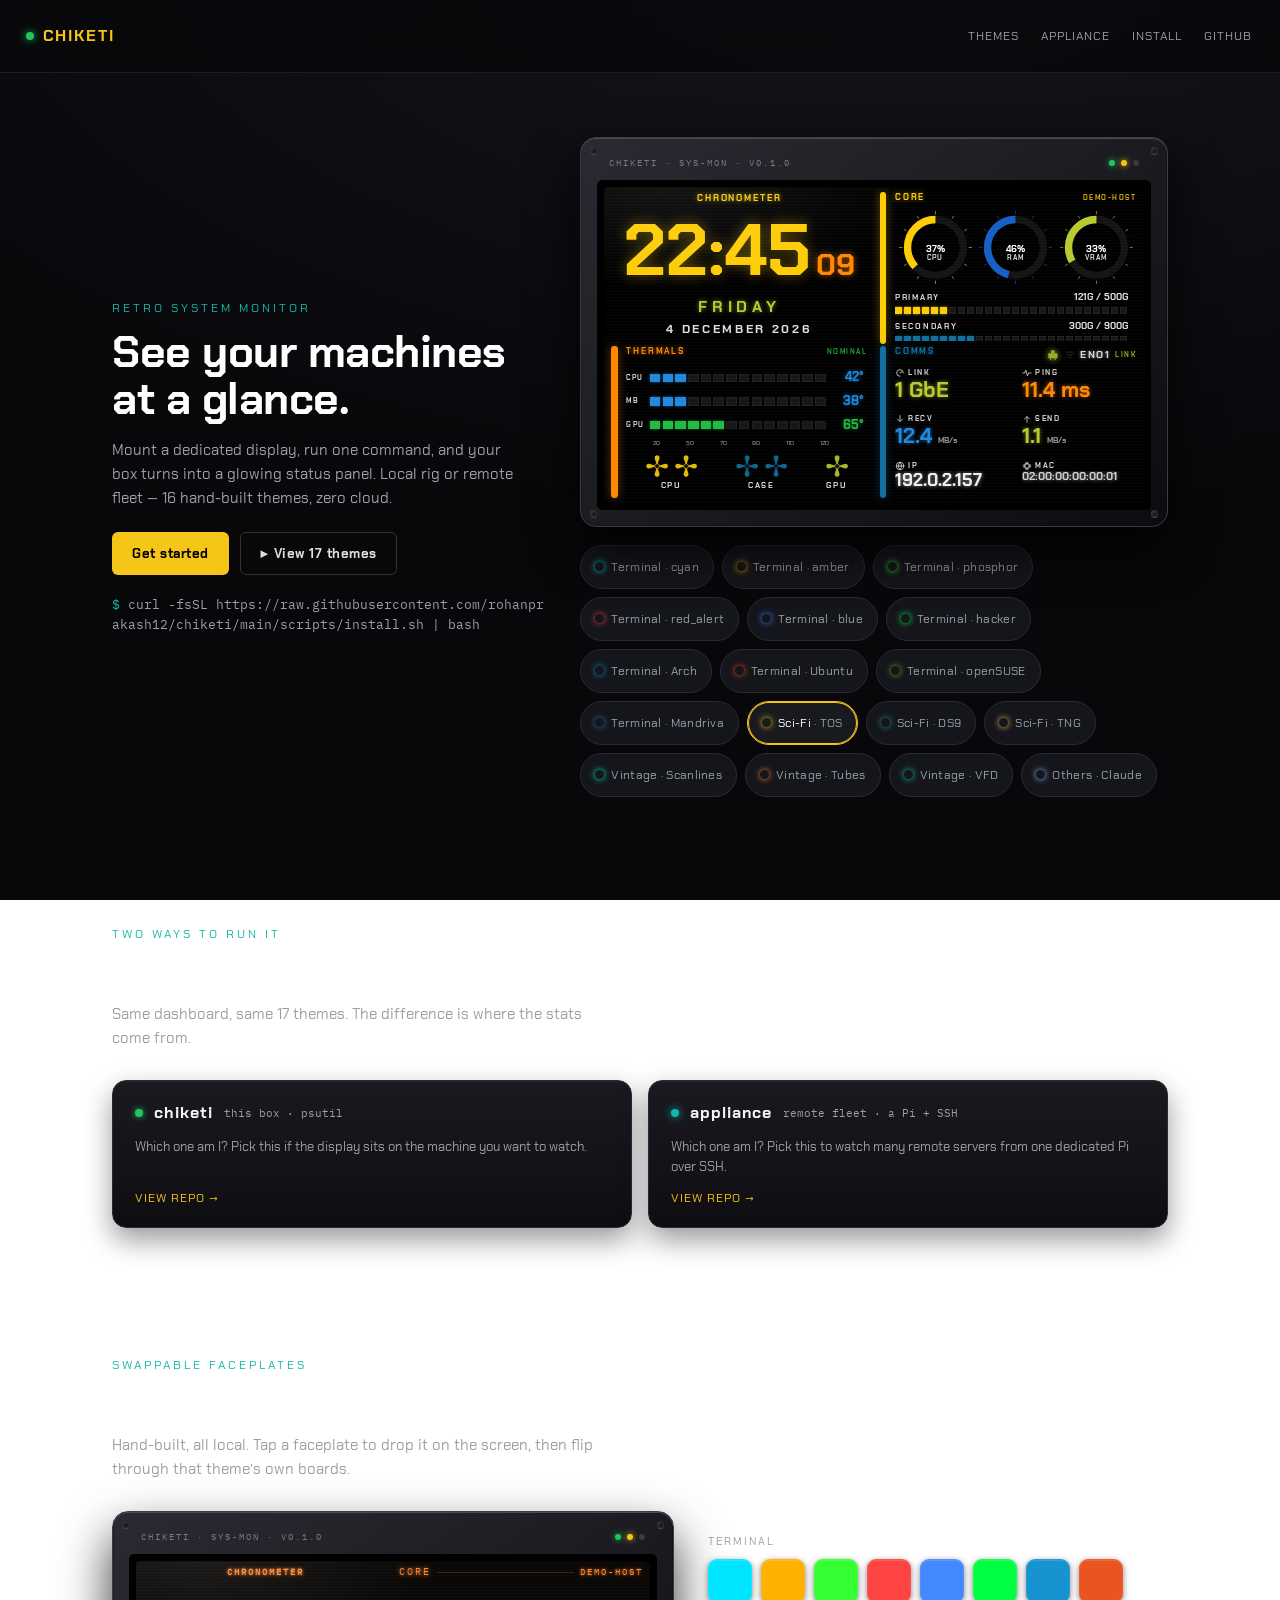
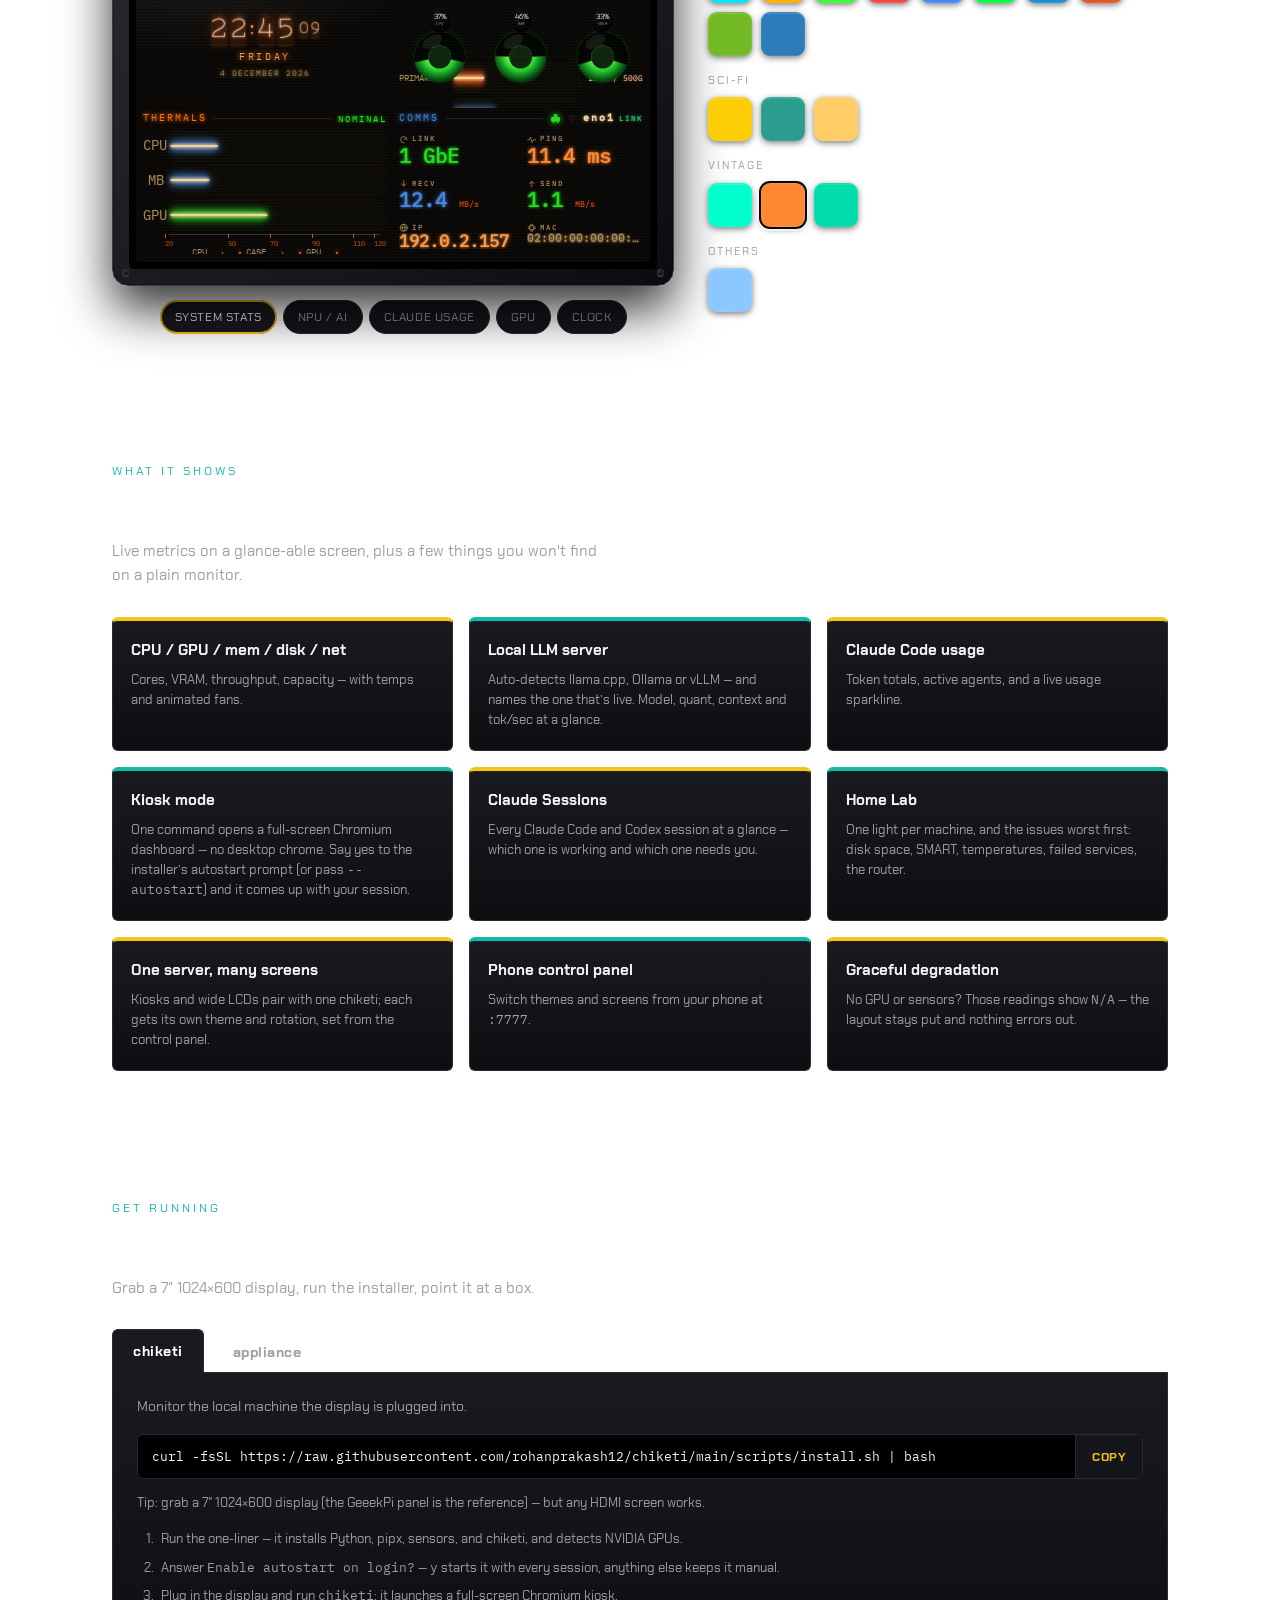
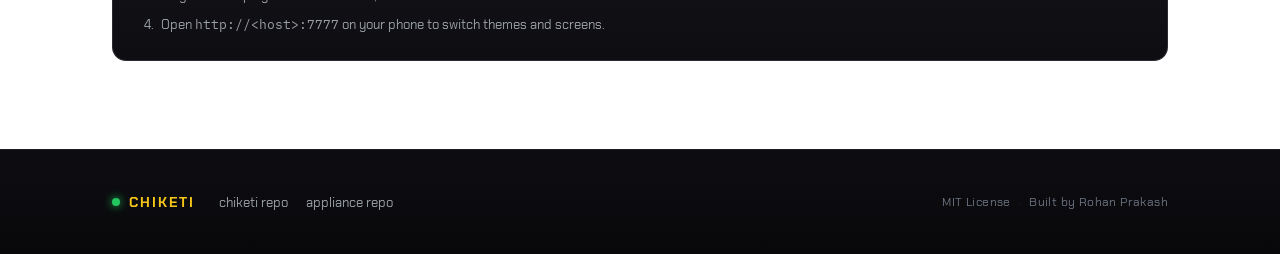
<file: docs/index.html>
<!doctype html><html lang="en"><head>
<!-- Hero/gallery dashboards render LIVE via site/dashboard.js + frozen data (site/data.js). Regenerate with scripts/gen_site_assets.py. -->
<meta charset="utf-8"><meta name="viewport" content="width=device-width, initial-scale=1">
<title>chiketi — retro system monitor</title>
<link rel="stylesheet" href="site/site.css">
</head><body>
<div id="app">

  <!-- ── sticky nav ── -->
  <nav class="nav">
    <div class="nav__brand">
      <span class="led led--pulse" aria-hidden="true"></span>
      <span class="nav__wordmark">CHIKETI</span>
    </div>
    <div class="nav__links">
      <a href="#themes">Themes</a>
      <a href="#appliance">Appliance</a>
      <a href="#install">Install</a>
      <a href="https://github.com/rohanprakash12/chiketi" aria-label="chiketi on GitHub">GitHub</a>
    </div>
  </nav>

  <!-- ── hero ── -->
  <section id="hero" class="section">
    <div class="hero-copy">
      <div class="eyebrow">Retro system monitor</div>
      <h1>See your machines<br class="h1-break"> at a glance.</h1>
      <p class="hero-sub">Mount a dedicated display, run one command, and your box turns into a glowing status panel. Local rig or remote fleet — 16 hand-built themes, zero cloud.</p>
      <div class="hero-cta">
        <a class="btn btn--primary" href="#install">Get started</a>
        <a class="btn btn--ghost" href="#themes">&#9654; View 17 themes</a>
      </div>
      <div class="hero-install"><span class="prompt">$ </span>curl -fsSL https://raw.githubusercontent.com/rohanprakash12/chiketi/main/scripts/install.sh | bash</div>
    </div>
    <div class="hero-device">
      <!-- device chassis framing a live dashboard -->
      <div class="chassis">
        <span class="screw screw--tl" aria-hidden="true"></span>
        <span class="screw screw--tr" aria-hidden="true"></span>
        <span class="screw screw--bl" aria-hidden="true"></span>
        <span class="screw screw--br" aria-hidden="true"></span>

        <div class="bezel-strip">
          <span class="bezel-brand mono">CHIKETI &middot; SYS-MON &middot; v0.1.0</span>
          <span class="bezel-leds" aria-hidden="true">
            <span class="led led--bezel led--green"></span>
            <span class="led led--bezel led--gold"></span>
            <span class="led led--bezel led--off"></span>
          </span>
        </div>

        <div class="screen">
          <div class="screen-frame"><div id="hero-display" role="img" aria-label="Live chiketi dashboard preview"></div></div>
          <div class="glass" aria-hidden="true"></div>
        </div>
      </div>

      <div class="theme-chips" role="group" aria-label="Switch dashboard theme"><!-- chips injected by site.js --></div>
    </div>
  </section>

  <!-- ── product family ── -->
  <section id="appliance" class="section family">
    <div class="family__head">
      <div class="eyebrow">Two ways to run it</div>
      <h2 class="section__title">One family, two boxes.</h2>
      <p class="section__lead">Same dashboard, same 17 themes. The difference is where the stats come from.</p>
    </div>

    <div class="family__grid">
      <a class="unit" href="https://github.com/rohanprakash12/chiketi">
        <div class="unit__top">
          <span class="led led--green" aria-hidden="true"></span>
          <span class="unit__name">chiketi</span>
          <span class="unit__tag mono">this box &middot; psutil</span>
        </div>
        <p class="unit__hint">Which one am I? Pick this if the display sits on the machine you want to watch.</p>
        <span class="unit__cta">View repo &rarr;</span>
      </a>

      <a class="unit" href="https://github.com/rohanprakash12/chiketi-appliance">
        <div class="unit__top">
          <span class="led led--teal" aria-hidden="true"></span>
          <span class="unit__name">appliance</span>
          <span class="unit__tag mono">remote fleet &middot; a Pi + SSH</span>
        </div>
        <p class="unit__hint">Which one am I? Pick this to watch many remote servers from one dedicated Pi over SSH.</p>
        <span class="unit__cta">View repo &rarr;</span>
      </a>
    </div>
  </section>

  <!-- ── theme gallery ── -->
  <section id="themes" class="section gallery">
    <div class="gallery__head">
      <div class="eyebrow">Swappable faceplates</div>
      <h2 class="section__title">17 themes &middot; 4 families.</h2>
      <p class="section__lead">Hand-built, all local. Tap a faceplate to drop it on the screen, then flip through that theme’s own boards.</p>
    </div>

    <div class="gallery__body">
      <div class="gallery-device">
        <div class="chassis">
          <span class="screw screw--tl" aria-hidden="true"></span>
          <span class="screw screw--tr" aria-hidden="true"></span>
          <span class="screw screw--bl" aria-hidden="true"></span>
          <span class="screw screw--br" aria-hidden="true"></span>
          <div class="bezel-strip">
            <span class="bezel-brand mono">CHIKETI &middot; SYS-MON &middot; v0.1.0</span>
            <span class="bezel-leds" aria-hidden="true">
              <span class="led led--bezel led--green"></span>
              <span class="led led--bezel led--gold"></span>
              <span class="led led--bezel led--off"></span>
            </span>
          </div>
          <div class="screen">
            <div class="screen-frame"><div id="gallery-display" role="img" aria-label="Theme gallery dashboard preview"></div></div>
            <div class="glass" aria-hidden="true"></div>
          </div>
        </div>
        <div class="screen-tabs" role="group" aria-label="Choose which screen to show"><!-- screen tabs injected by site.js --></div>
      </div>

      <div class="swatches" role="group" aria-label="Choose a dashboard theme"><!-- swatches injected by site.js --></div>
    </div>
  </section>

  <!-- ── what it shows ── -->
  <section id="features" class="section features">
    <div class="features__head">
      <div class="eyebrow">What it shows</div>
      <h2 class="section__title">Everything your box is doing.</h2>
      <p class="section__lead">Live metrics on a glance-able screen, plus a few things you won't find on a plain monitor.</p>
    </div>

    <div class="features__grid">
      <article class="feat feat--gold">
        <h3 class="feat__title">CPU / GPU / mem / disk / net</h3>
        <p class="feat__line">Cores, VRAM, throughput, capacity &mdash; with temps and animated fans.</p>
      </article>
      <article class="feat feat--teal">
        <h3 class="feat__title">Local LLM server</h3>
        <p class="feat__line">Auto-detects llama.cpp, Ollama or vLLM &mdash; and names the one that&rsquo;s live. Model, quant, context and tok/sec at a glance.</p>
      </article>
      <article class="feat feat--gold">
        <h3 class="feat__title">Claude Code usage</h3>
        <p class="feat__line">Token totals, active agents, and a live usage sparkline.</p>
      </article>
      <article class="feat feat--teal">
        <h3 class="feat__title">Kiosk mode</h3>
        <p class="feat__line">One command opens a full-screen Chromium dashboard &mdash; no desktop chrome. Say yes to the installer&rsquo;s autostart prompt (or pass <span class="mono">--autostart</span>) and it comes up with your session.</p>
      </article>
      <article class="feat feat--gold">
        <h3 class="feat__title">Claude Sessions</h3>
        <p class="feat__line">Every Claude Code and Codex session at a glance &mdash; which one is working and which one needs you.</p>
      </article>
      <article class="feat feat--teal">
        <h3 class="feat__title">Home Lab</h3>
        <p class="feat__line">One light per machine, and the issues worst first: disk space, SMART, temperatures, failed services, the router.</p>
      </article>
      <article class="feat feat--gold">
        <h3 class="feat__title">One server, many screens</h3>
        <p class="feat__line">Kiosks and wide LCDs pair with one chiketi; each gets its own theme and rotation, set from the control panel.</p>
      </article>
      <article class="feat feat--teal">
        <h3 class="feat__title">Phone control panel</h3>
        <p class="feat__line">Switch themes and screens from your phone at <span class="mono">:7777</span>.</p>
      </article>
      <article class="feat feat--gold">
        <h3 class="feat__title">Graceful degradation</h3>
        <p class="feat__line">No GPU or sensors? Those readings show <span class="mono">N/A</span> &mdash; the layout stays put and nothing errors out.</p>
      </article>
    </div>
  </section>

  <!-- ── install ── -->
  <section id="install" class="section install">
    <div class="install__head">
      <div class="eyebrow">Get running</div>
      <h2 class="section__title">One command, then a screen.</h2>
      <p class="section__lead">Grab a 7&Prime; 1024&times;600 display, run the installer, point it at a box.</p>
    </div>

    <div class="tabs" role="tablist" aria-label="Choose what to install">
      <button class="tab active" role="tab" id="tab-chiketi" aria-selected="true" aria-controls="panel-chiketi" data-panel="panel-chiketi" type="button">chiketi</button>
      <button class="tab" role="tab" id="tab-appliance" aria-selected="false" aria-controls="panel-appliance" data-panel="panel-appliance" type="button" tabindex="-1">appliance</button>
    </div>

    <div class="tab-panel" id="panel-chiketi" role="tabpanel" aria-labelledby="tab-chiketi" tabindex="0">
      <p class="tab-panel__lead">Monitor the local machine the display is plugged into.</p>
      <div class="cmd">
        <code class="cmd__code mono">curl -fsSL https://raw.githubusercontent.com/rohanprakash12/chiketi/main/scripts/install.sh | bash</code>
        <button class="cmd__copy" type="button" data-copy="curl -fsSL https://raw.githubusercontent.com/rohanprakash12/chiketi/main/scripts/install.sh | bash">Copy</button>
      </div>
      <p class="nudge">Tip: grab a 7&Prime; 1024&times;600 display (the GeeekPi panel is the reference) &mdash; but any HDMI screen works.</p>
      <ol class="steps">
        <li>Run the one-liner &mdash; it installs Python, pipx, sensors, and chiketi, and detects NVIDIA GPUs.</li>
        <li>Answer <span class="mono">Enable autostart on login?</span> &mdash; <span class="mono">y</span> starts it with every session, anything else keeps it manual.</li>
        <li>Plug in the display and run <span class="mono">chiketi</span>; it launches a full-screen Chromium kiosk.</li>
        <li>Open <span class="mono">http://&lt;host&gt;:7777</span> on your phone to switch themes and screens.</li>
      </ol>
    </div>

    <div class="tab-panel" id="panel-appliance" role="tabpanel" aria-labelledby="tab-appliance" tabindex="0" hidden>
      <p class="tab-panel__lead">Run on a Raspberry Pi and watch remote servers over SSH &mdash; nothing to install on them.</p>
      <div class="cmd">
        <code class="cmd__code mono">curl -fsSL https://raw.githubusercontent.com/rohanprakash12/chiketi-appliance/main/scripts/install.sh | bash</code>
        <button class="cmd__copy" type="button" data-copy="curl -fsSL https://raw.githubusercontent.com/rohanprakash12/chiketi-appliance/main/scripts/install.sh | bash">Copy</button>
      </div>
      <p class="nudge">Tip: grab a 7&Prime; 1024&times;600 display for the Pi &mdash; the dashboard renders on its HDMI out.</p>
      <ol class="steps">
        <li>Run the one-liner on a Raspberry Pi (or any Debian/Ubuntu box).</li>
        <li>Run <span class="mono">chiketi-appliance</span>; a browser setup wizard opens on port 7777.</li>
        <li>Add servers, drop in an SSH key, pick a theme &mdash; then start monitoring.</li>
      </ol>
    </div>
  </section>

  <!-- ── footer ── -->
  <footer class="site-footer">
    <div class="footer__inner">
      <div class="footer__brand">
        <span class="led" aria-hidden="true"></span>
        <span class="footer__wordmark">CHIKETI</span>
      </div>
      <nav class="footer__links" aria-label="Footer">
        <a href="https://github.com/rohanprakash12/chiketi" aria-label="chiketi repository on GitHub">chiketi repo</a>
        <a href="https://github.com/rohanprakash12/chiketi-appliance" aria-label="chiketi-appliance repository on GitHub">appliance repo</a>
      </nav>
      <div class="footer__meta">
        <span class="footer__license">MIT License</span>
        <span class="footer__sep" aria-hidden="true">&middot;</span>
        <span class="footer__by">Built by Rohan Prakash</span>
      </div>
    </div>
  </footer>

</div>
<script src="site/data.js"></script>
<script src="site/dashboard.js"></script>
<script src="site/site.js"></script>
</body></html>
</file>
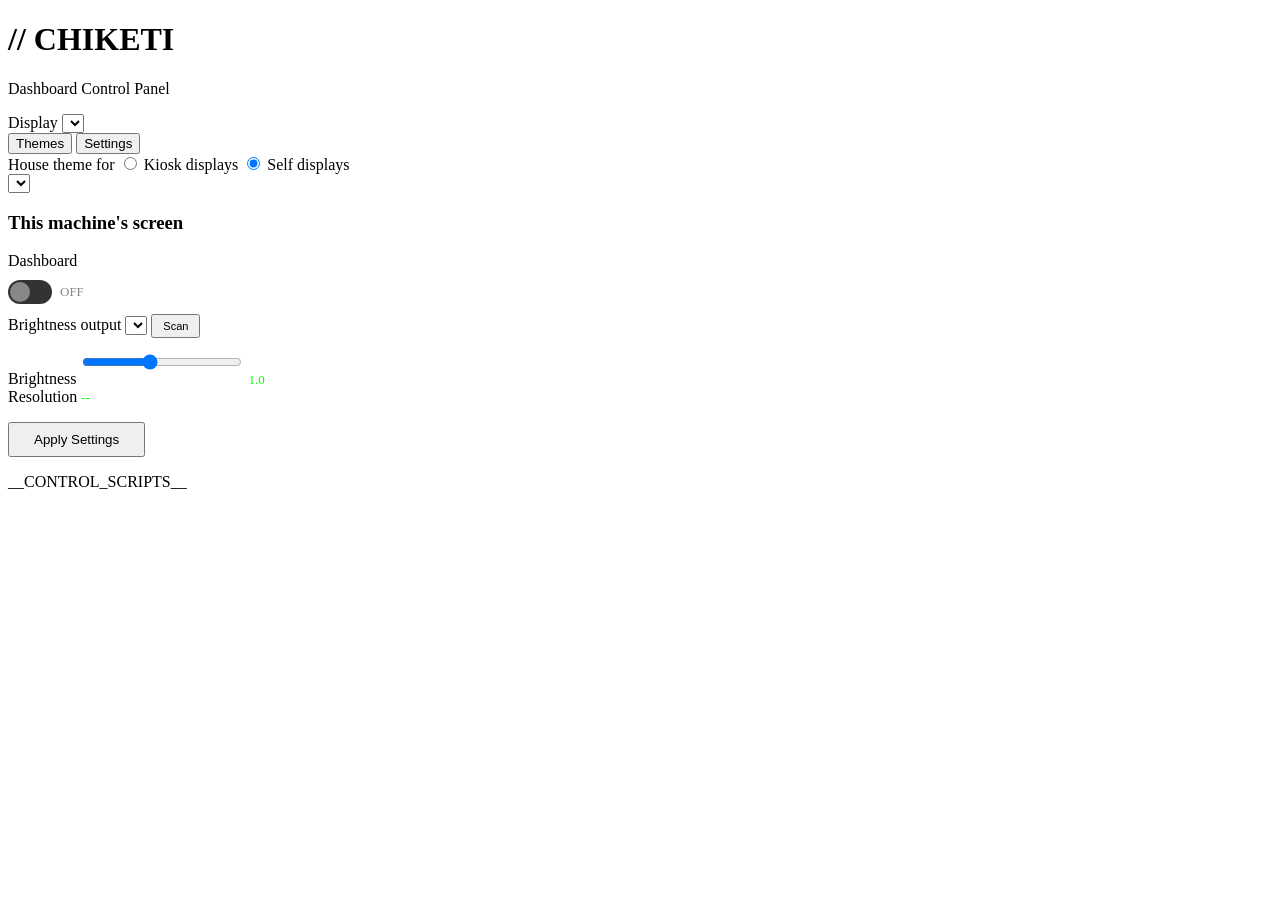
<file: chiketi/assets/ui/control.html>
<!DOCTYPE html>
<html lang="en">
<head>
<meta charset="utf-8">
<meta name="viewport" content="width=device-width, initial-scale=1">
<title>Chiketi Control Panel</title>
<style>__CONTROL_CSS__</style>
</head>
<body>

<h1>// CHIKETI</h1>
<p class="subtitle">Dashboard Control Panel</p>
<div class="device-bar">
  <label for="deviceSelect">Display</label>
  <select id="deviceSelect" class="category-select"></select>
  <span id="deviceInfo" class="device-info"></span>
  <button id="renameDevice" class="setting-btn" hidden>Rename</button>
  <button id="forgetDevice" class="setting-btn" hidden>Forget</button>
</div>
<div id="pendingList" class="pending-list"></div>
<div id="deviceSettings" class="settings-section" hidden>
  <h3>This display</h3>
  <div class="setting-row"><span class="setting-label">Mode</span>
    <label><input type="radio" name="devMode" value="kiosk"> Kiosk (house screens)</label>
    <label><input type="radio" name="devMode" value="self"> Self (this machine's stats)</label></div>
  <div class="setting-row" style="align-items:flex-start"><span class="setting-label">Screens</span>
    <div id="devScreens" class="screen-pick"></div></div>
  <div id="devWarn" class="device-warn"></div>
  <label class="setting-row"><input type="checkbox" id="devAutoRotate"> Auto-rotate</label>
  <label class="setting-row">Seconds per screen
    <input type="number" id="devSeconds" min="3" max="600" step="5" style="width:72px"></label>
  <label class="setting-row"><input type="checkbox" id="devGear"> Settings tab on the display</label>
  <button id="devSave" class="setting-btn">Save display</button>
  <span id="devStatus" class="device-info"></span>
</div>

<div class="main-tabs">
  <button class="main-tab active" data-tab="themes" onclick="switchTab('themes')">Themes</button>
  <button class="main-tab" data-tab="settings" onclick="switchTab('settings')">Settings</button>
</div>

<div id="tab-themes" class="tab-content active">
  <div class="theme-controls">
    <div id="houseModeRow" class="setting-row">House theme for
      <label><input type="radio" name="houseMode" value="kiosk"> Kiosk displays</label>
      <label><input type="radio" name="houseMode" value="self" checked> Self displays</label></div>
    <select id="categorySelect" class="category-select"></select>
    <div class="variant-row" id="variantRow"></div>
  </div>
  <div class="screens" id="screens"></div>
</div>

<div id="tab-settings" class="tab-content">
  <div class="settings-section">
    <h3>This machine's screen</h3>
    <div class="setting-row">
      <span class="setting-label">Dashboard</span>
      <label style="display:flex;align-items:center;gap:8px;cursor:pointer;min-height:44px">
        <div id="powerToggle" style="width:44px;height:24px;border-radius:12px;background:#333;position:relative;transition:background 0.3s;cursor:pointer">
          <div style="width:20px;height:20px;border-radius:50%;background:#888;position:absolute;top:2px;left:2px;transition:all 0.3s"></div>
        </div>
        <span id="powerLabel" style="color:#888;font-size:13px">OFF</span>
      </label>
    </div>
    <div class="setting-row">
      <span class="setting-label" title="Which output xrandr applies brightness to. It does not move the kiosk window.">Brightness output</span>
      <select id="outputSelect" class="setting-select"></select>
      <button id="scanDisplays" class="setting-btn" style="font-size:11px;padding:4px 10px">Scan</button>
    </div>
    <div class="setting-row">
      <span class="setting-label">Brightness</span>
      <input type="range" id="brightnessSlider" min="0.3" max="2.0" step="0.1" value="1.0" style="width:160px;height:24px;min-height:44px">
      <span id="brightnessVal" style="color:#0f0;font-size:13px">1.0</span>
    </div>
    <div class="setting-row">
      <span class="setting-label">Resolution</span>
      <span id="resDisplay" style="color:#0f0;font-size:13px">--</span>
    </div>
  </div>
  <div class="setting-row" style="margin-top:16px">
    <button id="applySettings" class="setting-btn" style="padding:8px 24px">Apply Settings</button>
    <span id="settingsStatus" style="color:#555;font-size:12px;margin-left:12px"></span>
  </div>
</div>

<p class="status" id="status"></p>

__CONTROL_SCRIPTS__
</body>
</html>
</file>
<file: docs/site/site.css>
@import url("dashboard.css");

/* ============================================================
   chiketi family site — base styles + design tokens
   Art direction: "the dashboard, mounted in hardware" (A+C blend)
   Hardware-dark palette; Chakra Petch display (from dashboard.css).
   ============================================================ */

/* ---- design tokens ---- */
:root {
  /* hardware-dark base */
  --bg: #08080b;
  --bg-2: #0e0e12;
  --panel: #15151c;
  --panel-2: #191920;
  --line: #2a2a32;
  --line-2: #1c1c24;

  /* ink / text */
  --ink: #f3f4f6;
  --ink-strong: #ffffff;
  --ink-2: #9aa0a6;
  --ink-3: #6b7280;

  /* product accent colors */
  --gold: #F5C518;
  --teal: #14b8a6;
  --coral: #ff7a6b;
  --green: #22c55e;

  /* chassis / metal */
  --metal-hi: #4c4c57;
  --metal-edge: #3c3c46;

  /* layout */
  --maxw: 1100px;
  --radius: 14px;
  --radius-sm: 6px;

  /* type */
  --font-display: 'Chakra Petch', system-ui, -apple-system, Segoe UI, sans-serif;
  --font-mono: ui-monospace, 'JetBrains Mono', 'IBM Plex Mono', 'Share Tech Mono', Menlo, Consolas, monospace;
}

/* ---- reset ---- */
*, *::before, *::after { box-sizing: border-box; }

html { scroll-behavior: smooth; }

body {
  margin: 0;
  background:
    radial-gradient(1200px 600px at 70% -10%, var(--panel), var(--bg));
  background-attachment: fixed;
  color: var(--ink);
  font-family: var(--font-display);
  font-size: 16px;
  line-height: 1.5;
  -webkit-font-smoothing: antialiased;
  text-rendering: optimizeLegibility;
  overflow-x: hidden;
}

img, svg { max-width: 100%; display: block; }

a { color: inherit; text-decoration: none; }

h1, h2, h3, p { margin: 0; }

/* ---- section rhythm ---- */
.section {
  max-width: var(--maxw);
  margin: 0 auto;
  padding: 64px 22px;
}

/* anchored sections clear the 53px sticky nav when jumped to (item 4) */
section[id] {
  scroll-margin-top: 68px;
}

/* ---- utility ---- */
.mono { font-family: var(--font-mono); }

.eyebrow {
  font-size: 12px;
  letter-spacing: 3px;
  text-transform: uppercase;
  color: var(--teal);
}

.label {
  font-size: 11px;
  letter-spacing: 2px;
  text-transform: uppercase;
  color: var(--ink-3);
}

/* status LED */
.led {
  width: 8px;
  height: 8px;
  border-radius: 50%;
  display: inline-block;
  background: var(--green);
  box-shadow: 0 0 8px var(--green);
}
.led--gold { background: var(--gold); box-shadow: 0 0 8px var(--gold); }
.led--teal { background: var(--teal); box-shadow: 0 0 8px var(--teal); }
.led--off  { background: #3a3a42; box-shadow: none; }

@keyframes led-pulse {
  0%, 100% { opacity: 1; }
  50%      { opacity: 0.45; }
}
.led--pulse { animation: led-pulse 2.4s ease-in-out infinite; }

/* ============================================================
   sticky nav — hardware strip with blur backdrop
   ============================================================ */
.nav {
  position: sticky;
  top: 0;
  z-index: 50;
  display: flex;
  justify-content: space-between;
  align-items: center;
  gap: 16px;
  padding: 14px 26px;
  border-bottom: 1px solid var(--line-2);
  background: rgba(8, 8, 11, 0.72);
  -webkit-backdrop-filter: blur(10px);
  backdrop-filter: blur(10px);
}

.nav__brand {
  display: flex;
  align-items: center;
  gap: 9px;
}
.nav__wordmark {
  color: var(--gold);
  font-weight: 700;
  letter-spacing: 2px;
  font-size: 16px;
}

.nav__links {
  display: flex;
  align-items: center;
  flex-wrap: wrap;
  justify-content: flex-end;
  gap: 4px 18px;
  min-width: 0;
}
.nav__links a {
  display: inline-flex;
  align-items: center;
  min-height: 44px;          /* ≥44px tap target (item 2) */
  padding: 2px 2px;
  font-size: 12px;
  letter-spacing: 1px;
  text-transform: uppercase;
  white-space: nowrap;
  color: var(--ink-2);
  transition: color 0.18s ease;
}
.nav__links a:hover,
.nav__links a:focus-visible { color: var(--ink); }

/* ============================================================
   buttons
   ============================================================ */
.btn {
  display: inline-flex;
  align-items: center;
  justify-content: center;
  gap: 8px;
  padding: 11px 19px;
  border-radius: var(--radius-sm);
  font-family: var(--font-display);
  font-size: 13px;
  font-weight: 700;
  letter-spacing: 0.5px;
  cursor: pointer;
  border: 1px solid transparent;
  transition: transform 0.15s ease, background 0.18s ease, border-color 0.18s ease;
}
.btn:hover { transform: translateY(-1px); }

.btn--primary {
  background: var(--gold);
  color: #000;
}
.btn--primary:hover { background: #ffd23a; }

.btn--ghost {
  background: transparent;
  color: #ddd;
  border-color: #333;
}
.btn--ghost:hover { border-color: #555; color: var(--ink); }

/* ============================================================
   hero
   ============================================================ */
#hero {
  display: grid;
  grid-template-columns: 0.85fr 1.15fr;
  gap: 34px;
  align-items: center;
}

.hero-copy h1 {
  margin-top: 12px;
  font-size: clamp(30px, 7.5vw, 44px);
  font-weight: 700;
  line-height: 1.05;
  color: var(--ink-strong);
  letter-spacing: -0.5px;
  overflow-wrap: break-word;
}

.hero-copy .hero-sub {
  margin-top: 16px;
  max-width: 46ch;
  color: var(--ink-2);
  font-size: 15px;
  line-height: 1.6;
}

.hero-cta {
  margin-top: 22px;
  display: flex;
  flex-wrap: wrap;
  gap: 11px;
}

.hero-install {
  margin-top: 20px;
  font-family: var(--font-mono);
  font-size: 13px;
  color: var(--ink-2);
  word-break: break-all;
}
.hero-install .prompt { color: var(--teal); user-select: none; }

/* device column holds the chassis + theme chips */
.hero-device {
  min-width: 0;
}

/* ============================================================
   device chassis — brushed-metal bezel framing a live dashboard
   ============================================================ */
.chassis {
  position: relative;
  background: linear-gradient(145deg, #2a2a32, #0c0c10);
  border: 1px solid var(--metal-edge);
  border-radius: 16px;
  padding: 16px;
  box-shadow:
    inset 0 1px 0 var(--metal-hi),
    inset 0 0 0 1px #00000040,
    0 24px 50px #000000cc;
}

/* corner screws */
.screw {
  position: absolute;
  width: 7px;
  height: 7px;
  border-radius: 50%;
  background: radial-gradient(circle at 35% 30%, #2a2a2f, #060608 70%);
  box-shadow: inset 0 0 3px #555, 0 1px 0 #4a4a55;
}
.screw--tl { top: 9px; left: 9px; }
.screw--tr { top: 9px; right: 9px; }
.screw--bl { bottom: 9px; left: 9px; }
.screw--br { bottom: 9px; right: 9px; }

/* bezel strip — brand + status LEDs */
.bezel-strip {
  display: flex;
  justify-content: space-between;
  align-items: center;
  padding: 2px 12px 10px;
}
.bezel-brand {
  font-size: 9px;
  letter-spacing: 2px;
  color: #7a7a86;
  text-transform: uppercase;
}
.bezel-leds {
  display: flex;
  gap: 6px;
  align-items: center;
}
.led--bezel { width: 6px; height: 6px; }
.led--green { background: var(--green); box-shadow: 0 0 6px var(--green); }
.led--gold  { background: var(--gold);  box-shadow: 0 0 6px var(--gold); }

/* the inset screen */
.screen {
  position: relative;
  background: #000;
  border-radius: var(--radius-sm);
  padding: 7px;
  box-shadow: inset 0 0 0 2px #000, inset 0 0 26px #000;
}

/* CRITICAL: sized by the device width so the cqw-based dashboard scales.
   No fixed pixel width here — the container query unit follows .hero-device. */
.screen .screen-frame {
  width: 100%;
  aspect-ratio: 1024 / 600;
  height: auto;
  container-type: inline-size;
  overflow: hidden;
  border-radius: 4px;
  position: relative;
}
.screen .screen-frame > #hero-display {
  width: 100%;
  height: 100%;
}

/* glass overlay: faint scanlines + corner highlight */
.glass {
  position: absolute;
  inset: 7px;
  border-radius: 4px;
  pointer-events: none;
  background:
    repeating-linear-gradient(#0000 0 2px, #ffffff05 2px 3px),
    radial-gradient(120% 80% at 12% 0%, #ffffff14, transparent 40%);
}

/* ============================================================
   theme chips — re-render the device on click
   ============================================================ */
.theme-chips {
  display: flex;
  flex-wrap: wrap;
  gap: 8px;
  margin-top: 18px;
}
.chip {
  display: inline-flex;
  align-items: center;
  gap: 7px;
  min-height: 44px;          /* ≥44px tap target (item 2) */
  padding: 7px 14px;
  border-radius: 999px;
  background: var(--panel);
  border: 1px solid var(--line);
  color: var(--ink-2);
  font-family: var(--font-display);
  font-size: 12px;
  letter-spacing: 0.3px;
  cursor: pointer;
  transition: border-color 0.16s ease, color 0.16s ease, background 0.16s ease;
}
.chip:hover { border-color: #44444f; color: var(--ink); }
.chip__dot {
  width: 9px;
  height: 9px;
  border-radius: 50%;
  flex: 0 0 auto;
  box-shadow: 0 0 6px currentColor;
}
.chip__var { color: var(--ink-2); } /* #9aa0a6 ≥4.5:1 on chip bg (was #6b7280, 3.76:1) */
.chip.active {
  color: var(--ink-strong);
  background: var(--panel-2);
  border-color: var(--gold);
  box-shadow: 0 0 0 1px var(--gold) inset;
}
.chip.active .chip__var { color: var(--ink-2); }

/* ============================================================
   accessibility / motion
   ============================================================ */
:focus-visible {
  outline: 2px solid var(--gold);
  outline-offset: 2px;
  border-radius: 3px;
}

@media (prefers-reduced-motion: reduce) {
  html { scroll-behavior: auto; }
  *, *::before, *::after {
    animation: none !important;
    transition: none !important;
  }
}

/* ============================================================
   shared section headings
   ============================================================ */
.section__title {
  margin-top: 12px;
  font-size: 32px;
  font-weight: 700;
  line-height: 1.1;
  color: var(--ink-strong);
  letter-spacing: -0.5px;
}
.section__lead {
  margin-top: 12px;
  max-width: 56ch;
  color: var(--ink-2);
  font-size: 15px;
  line-height: 1.6;
}

/* ============================================================
   Task 7 — product family
   ============================================================ */
.family__grid {
  margin-top: 30px;
  display: grid;
  grid-template-columns: 1fr 1fr;
  gap: 16px;
}
.unit {
  display: flex;
  flex-direction: column;
  gap: 12px;
  background: linear-gradient(var(--panel-2), var(--bg-2));
  border: 1px solid var(--line);
  border-radius: var(--radius);
  padding: 20px 22px;
  box-shadow: inset 0 1px 0 #ffffff0a, 0 12px 28px #00000066;
  transition: border-color 0.18s ease, transform 0.15s ease;
}
.unit:hover,
.unit:focus-visible {
  border-color: #44444f;
  transform: translateY(-2px);
}
.unit__top {
  display: flex;
  align-items: center;
  gap: 11px;
}
.unit__name {
  font-size: 16px;
  font-weight: 700;
  letter-spacing: 1px;
  color: var(--ink);
}
.unit__tag {
  font-size: 11px;
  color: var(--ink-2);
}
.unit__hint {
  color: var(--ink-2);
  font-size: 13px;
  line-height: 1.55;
}
.unit__cta {
  margin-top: auto;
  font-size: 12px;
  letter-spacing: 1px;
  text-transform: uppercase;
  color: var(--gold);
}

/* ============================================================
   Task 8 — theme gallery
   ============================================================ */
.gallery__body {
  margin-top: 30px;
  display: grid;
  grid-template-columns: 1.1fr 0.9fr;
  gap: 34px;
  align-items: center;
}
.gallery-device { min-width: 0; }
.gallery-device .screen .screen-frame > #gallery-display {
  width: 100%;
  height: 100%;
}

/* ── gallery screen tabs ──────────────────────────────────────────────
   Under the device, not beside it: the tabs choose which of the theme's own
   boards is showing, and the swatches choose the theme. Keeping the two rows
   on different axes is what stops them reading as one control. */
.screen-tabs {
  display: flex;
  flex-wrap: wrap;
  justify-content: center;
  gap: 6px;
  margin-top: 14px;
}
.screen-tab {
  min-height: 34px;
  padding: 6px 14px;
  border-radius: 999px;
  background: var(--panel);
  border: 1px solid var(--line);
  color: var(--ink-2);
  font-family: var(--font-display);
  font-size: 12px;
  letter-spacing: 0.6px;
  text-transform: uppercase;
  cursor: pointer;
  transition: color 0.14s ease, border-color 0.14s ease, background 0.14s ease;
}
.screen-tab:hover { border-color: #44444f; color: var(--ink); }
.screen-tab.active {
  color: var(--ink-strong);
  background: var(--panel-2);
  border-color: var(--gold);
  box-shadow: 0 0 0 1px var(--gold) inset;
}

.swatches {
  display: flex;
  flex-direction: column;
  gap: 16px;
}
.swatch-group__label {
  font-size: 11px;
  letter-spacing: 2px;
  text-transform: uppercase;
  color: var(--ink-2);
  margin-bottom: 9px;
}
.swatch-group__row {
  display: flex;
  flex-wrap: wrap;
  gap: 9px;
}
.swatch {
  position: relative;
  width: 44px;
  height: 44px;
  min-width: 44px;
  min-height: 44px;
  border-radius: 9px;
  border: 1px solid #ffffff14;
  cursor: pointer;
  padding: 0;
  box-shadow: inset 0 1px 0 #ffffff22, 0 2px 6px #00000080;
  transition: transform 0.14s ease, box-shadow 0.16s ease;
}
.swatch:hover { transform: translateY(-2px); }
.swatch.active {
  box-shadow: 0 0 0 2px var(--bg), 0 0 0 4px var(--ink), 0 2px 6px #00000080;
}
.swatch__name {
  position: absolute;
  inset: auto 0 -18px 0;
  font-size: 9px;
  letter-spacing: 0.4px;
  color: var(--ink-2);
  text-align: center;
  white-space: nowrap;
  opacity: 0;
}

/* ============================================================
   Task 9 — features grid
   ============================================================ */
.features__grid {
  margin-top: 30px;
  display: grid;
  grid-template-columns: repeat(3, 1fr);
  gap: 16px;
}
.feat {
  background: linear-gradient(var(--panel-2), var(--bg-2));
  border: 1px solid var(--line);
  border-top: 4px solid var(--line);
  border-radius: var(--radius-sm);
  padding: 18px 18px 20px;
  box-shadow: inset 0 1px 0 #ffffff08;
}
.feat--gold { border-top-color: var(--gold); }
.feat--teal { border-top-color: var(--teal); }
.feat__title {
  font-size: 15px;
  font-weight: 700;
  color: var(--ink);
}
.feat__line {
  margin-top: 8px;
  font-size: 13px;
  line-height: 1.55;
  color: var(--ink-2);
}

/* ============================================================
   Task 10 — tabbed install
   ============================================================ */
.tabs {
  margin-top: 28px;
  display: flex;
  gap: 8px;
  border-bottom: 1px solid var(--line);
}
.tab {
  appearance: none;
  background: transparent;
  border: 1px solid transparent;
  border-bottom: none;
  border-radius: var(--radius-sm) var(--radius-sm) 0 0;
  display: inline-flex;
  align-items: center;
  justify-content: center;
  min-height: 44px;
  padding: 11px 20px;
  font-family: var(--font-display);
  font-size: 14px;
  font-weight: 700;
  letter-spacing: 0.5px;
  color: var(--ink-2);
  cursor: pointer;
  transform: translateY(1px);
  transition: color 0.16s ease, background 0.16s ease;
}
.tab:hover { color: var(--ink); }
.tab.active {
  color: var(--ink-strong);
  background: var(--panel-2);
  border-color: var(--line);
  border-bottom: 1px solid var(--panel-2);
}

.tab-panel {
  background: linear-gradient(var(--panel-2), var(--bg-2));
  border: 1px solid var(--line);
  border-top: none;
  border-radius: 0 0 var(--radius) var(--radius);
  padding: 22px 24px 26px;
}
.tab-panel__lead {
  color: var(--ink-2);
  font-size: 14px;
  line-height: 1.6;
}
.cmd {
  margin-top: 16px;
  display: flex;
  align-items: stretch;
  gap: 0;
  background: #000;
  border: 1px solid var(--line);
  border-radius: var(--radius-sm);
  overflow: hidden;
}
.cmd__code {
  flex: 1 1 auto;
  min-width: 0;
  padding: 12px 14px;
  font-size: 13px;
  color: var(--ink);
  overflow-x: auto;
  white-space: nowrap;
  display: flex;
  align-items: center;
}
.cmd__copy {
  flex: 0 0 auto;
  appearance: none;
  border: none;
  border-left: 1px solid var(--line);
  background: var(--panel);
  color: var(--gold);
  font-family: var(--font-display);
  font-size: 12px;
  font-weight: 700;
  letter-spacing: 0.5px;
  text-transform: uppercase;
  padding: 0 16px;
  cursor: pointer;
  transition: background 0.16s ease, color 0.16s ease;
}
.cmd__copy:hover { background: var(--panel-2); }
.cmd__copy.copied { color: var(--green); }
/* Failure must not look like success: distinct colour, not just distinct text. */
.cmd__copy.copy-failed { color: var(--coral); }

.nudge {
  margin-top: 14px;
  font-size: 13px;
  color: var(--ink-2);
  line-height: 1.55;
}
.steps {
  margin: 16px 0 0;
  padding-left: 20px;
  display: flex;
  flex-direction: column;
  gap: 9px;
  color: var(--ink-2);
  font-size: 13px;
  line-height: 1.5;
}
.steps li { padding-left: 4px; }

/* ============================================================
   Task 11 — footer
   ============================================================ */
.site-footer {
  border-top: 1px solid var(--line-2);
  background: linear-gradient(180deg, var(--bg-2), var(--bg));
  margin-top: 24px;
}
.footer__inner {
  max-width: var(--maxw);
  margin: 0 auto;
  padding: 30px 22px;
  display: flex;
  flex-wrap: wrap;
  align-items: center;
  gap: 14px 24px;
}
.footer__brand {
  display: flex;
  align-items: center;
  gap: 9px;
}
.footer__wordmark {
  color: var(--gold);
  font-weight: 700;
  letter-spacing: 2px;
  font-size: 14px;
}
.footer__links {
  display: flex;
  flex-wrap: wrap;
  gap: 4px 18px;
}
.footer__links a {
  display: inline-flex;
  align-items: center;
  min-height: 44px;          /* ≥44px tap target (item 2) */
  font-size: 13px;
  color: var(--ink-2);
  transition: color 0.18s ease;
}
.footer__links a:hover,
.footer__links a:focus-visible { color: var(--gold); }
.footer__meta {
  margin-left: auto;
  display: flex;
  flex-wrap: wrap;
  align-items: center;
  gap: 8px;
  font-size: 12px;
  letter-spacing: 0.4px;
  color: var(--ink-3);
}
.footer__sep { color: var(--line); }

/* ============================================================
   responsive (hero stacks; refined further in later tasks)
   ============================================================ */
@media (max-width: 820px) {
  #hero {
    grid-template-columns: 1fr;
    gap: 26px;
  }
  .nav__links { gap: 4px 14px; }
  .section { padding: 44px 18px; }

  .family__grid { grid-template-columns: 1fr; }
  .gallery__body { grid-template-columns: 1fr; gap: 26px; }
  .features__grid { grid-template-columns: 1fr 1fr; }

  /* footer stacks; meta no longer pushed to the right */
  .footer__meta { margin-left: 0; }
}

@media (max-width: 560px) {
  .features__grid { grid-template-columns: 1fr; }
  /* drop the hard line-break so the headline can reflow without overflowing */
  .h1-break { display: none; }
  /* chassis breathes less so it never forces horizontal scroll */
  .chassis { padding: 12px; }
  .bezel-strip { padding: 2px 8px 8px; }
}

/* very small phones (320–390px): tighten nav + scroll-margin (item 1,3,4,5) */
@media (max-width: 430px) {
  .nav { padding: 12px 16px; gap: 8px 12px; }
  .nav__links { gap: 2px 12px; }
  .nav__links a { font-size: 11px; letter-spacing: 0.5px; }
  section[id] { scroll-margin-top: 60px; }

  .section { padding: 40px 16px; }
  .hero-copy .hero-sub,
  .section__lead { font-size: 14px; }
  .hero-install { font-size: 12px; }

  .swatch-group__row { gap: 8px; }
}
</file>
